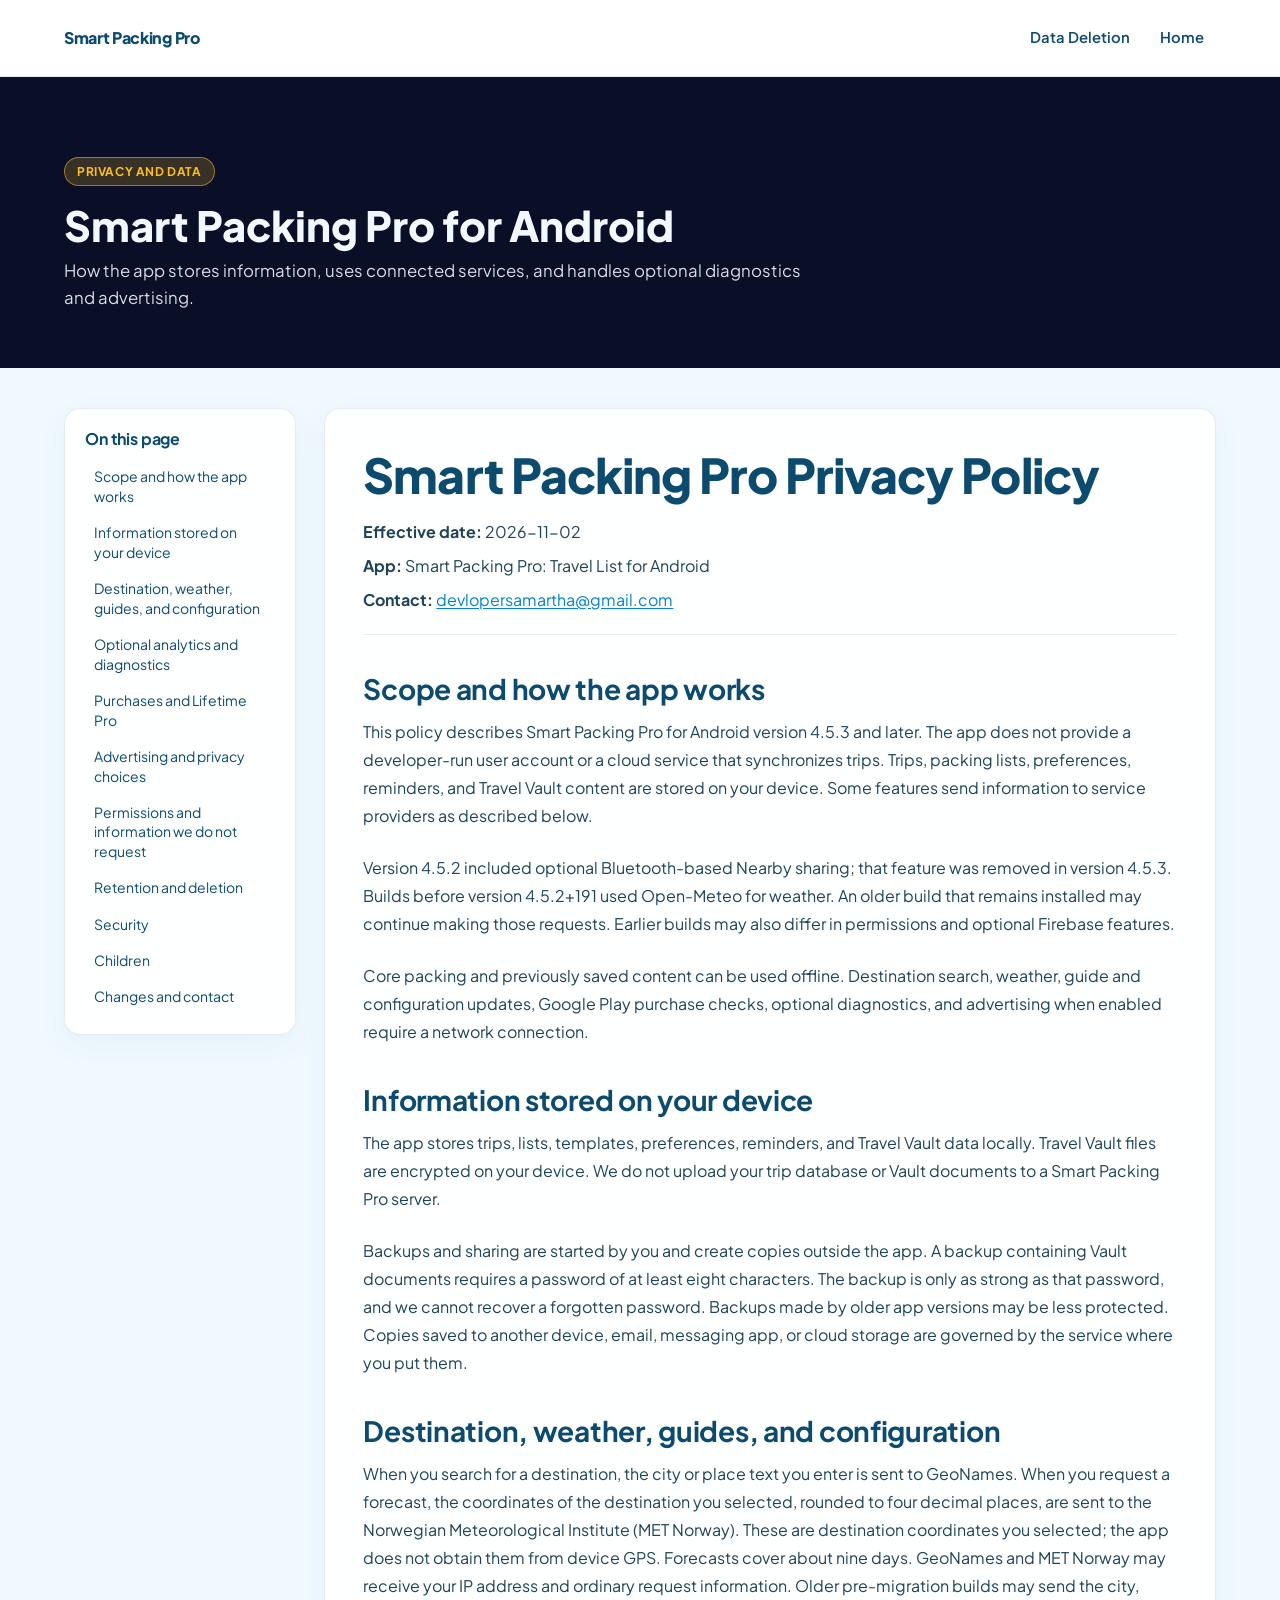
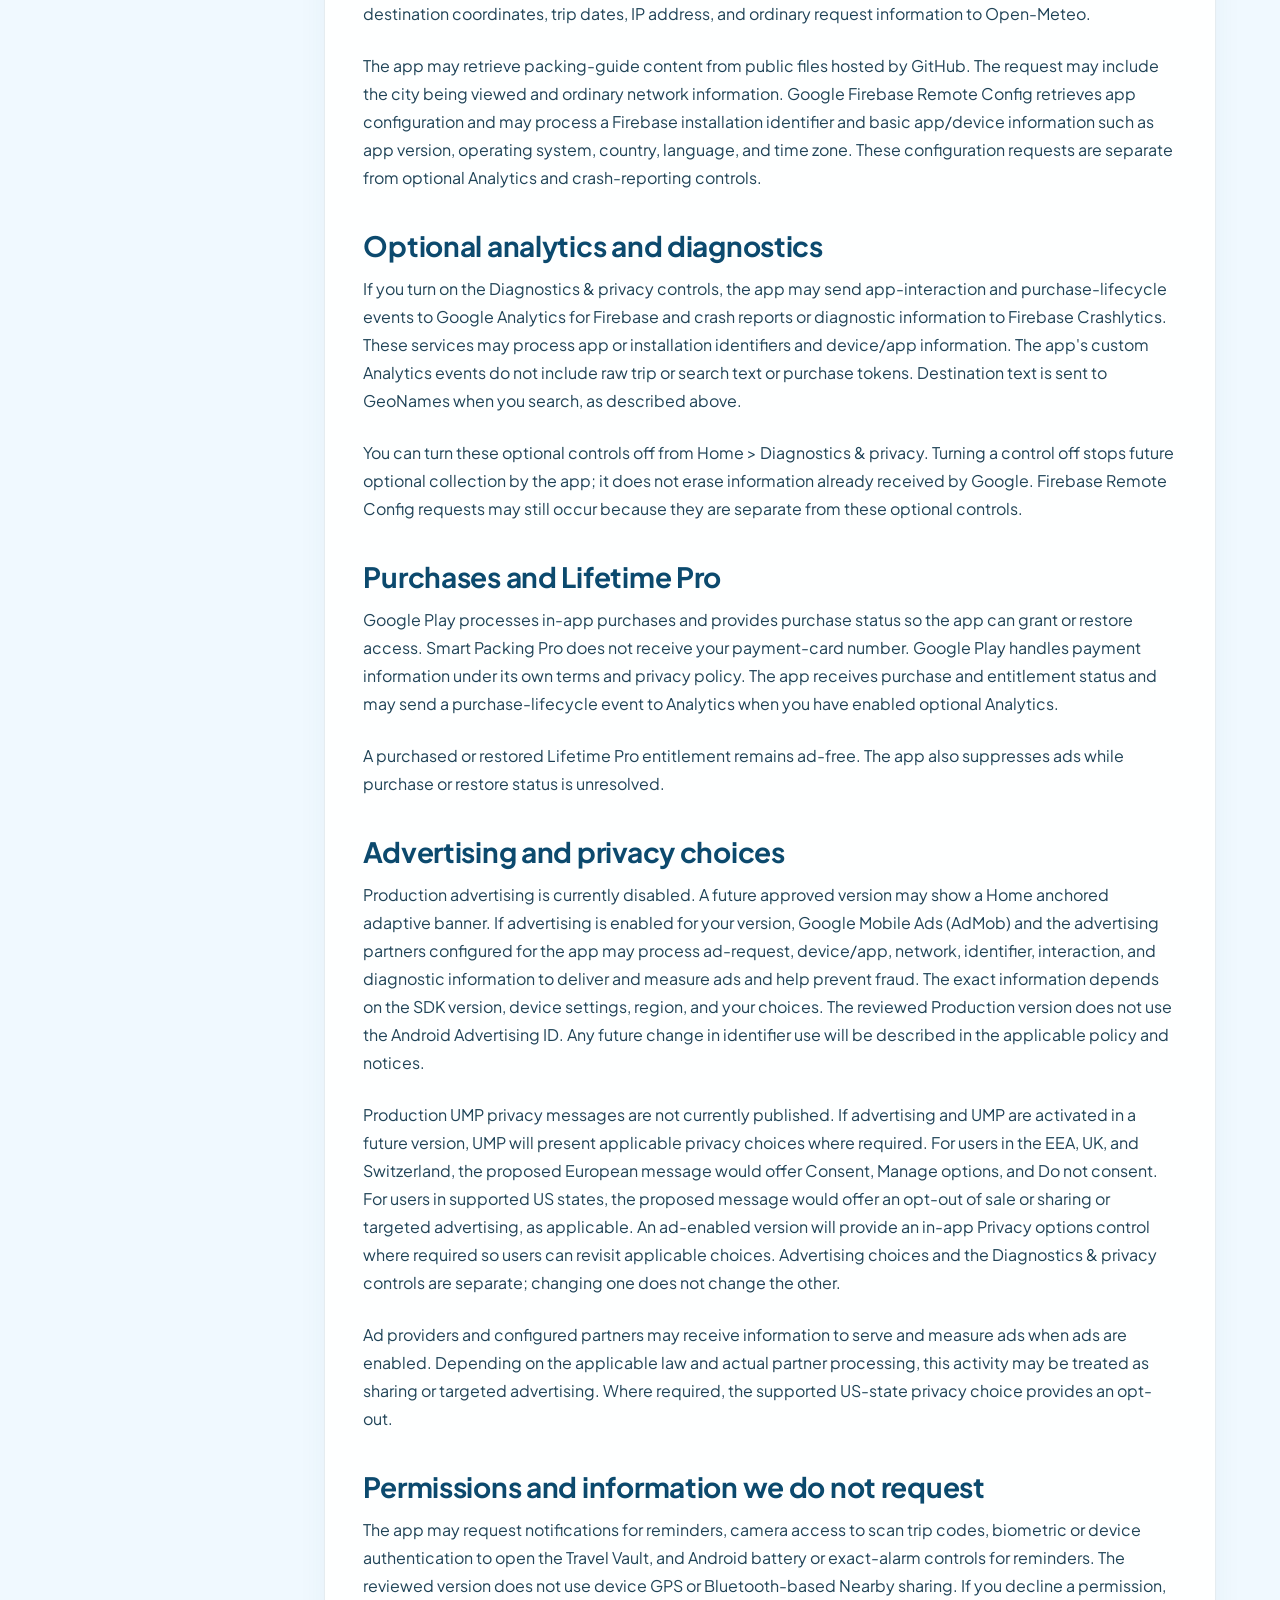
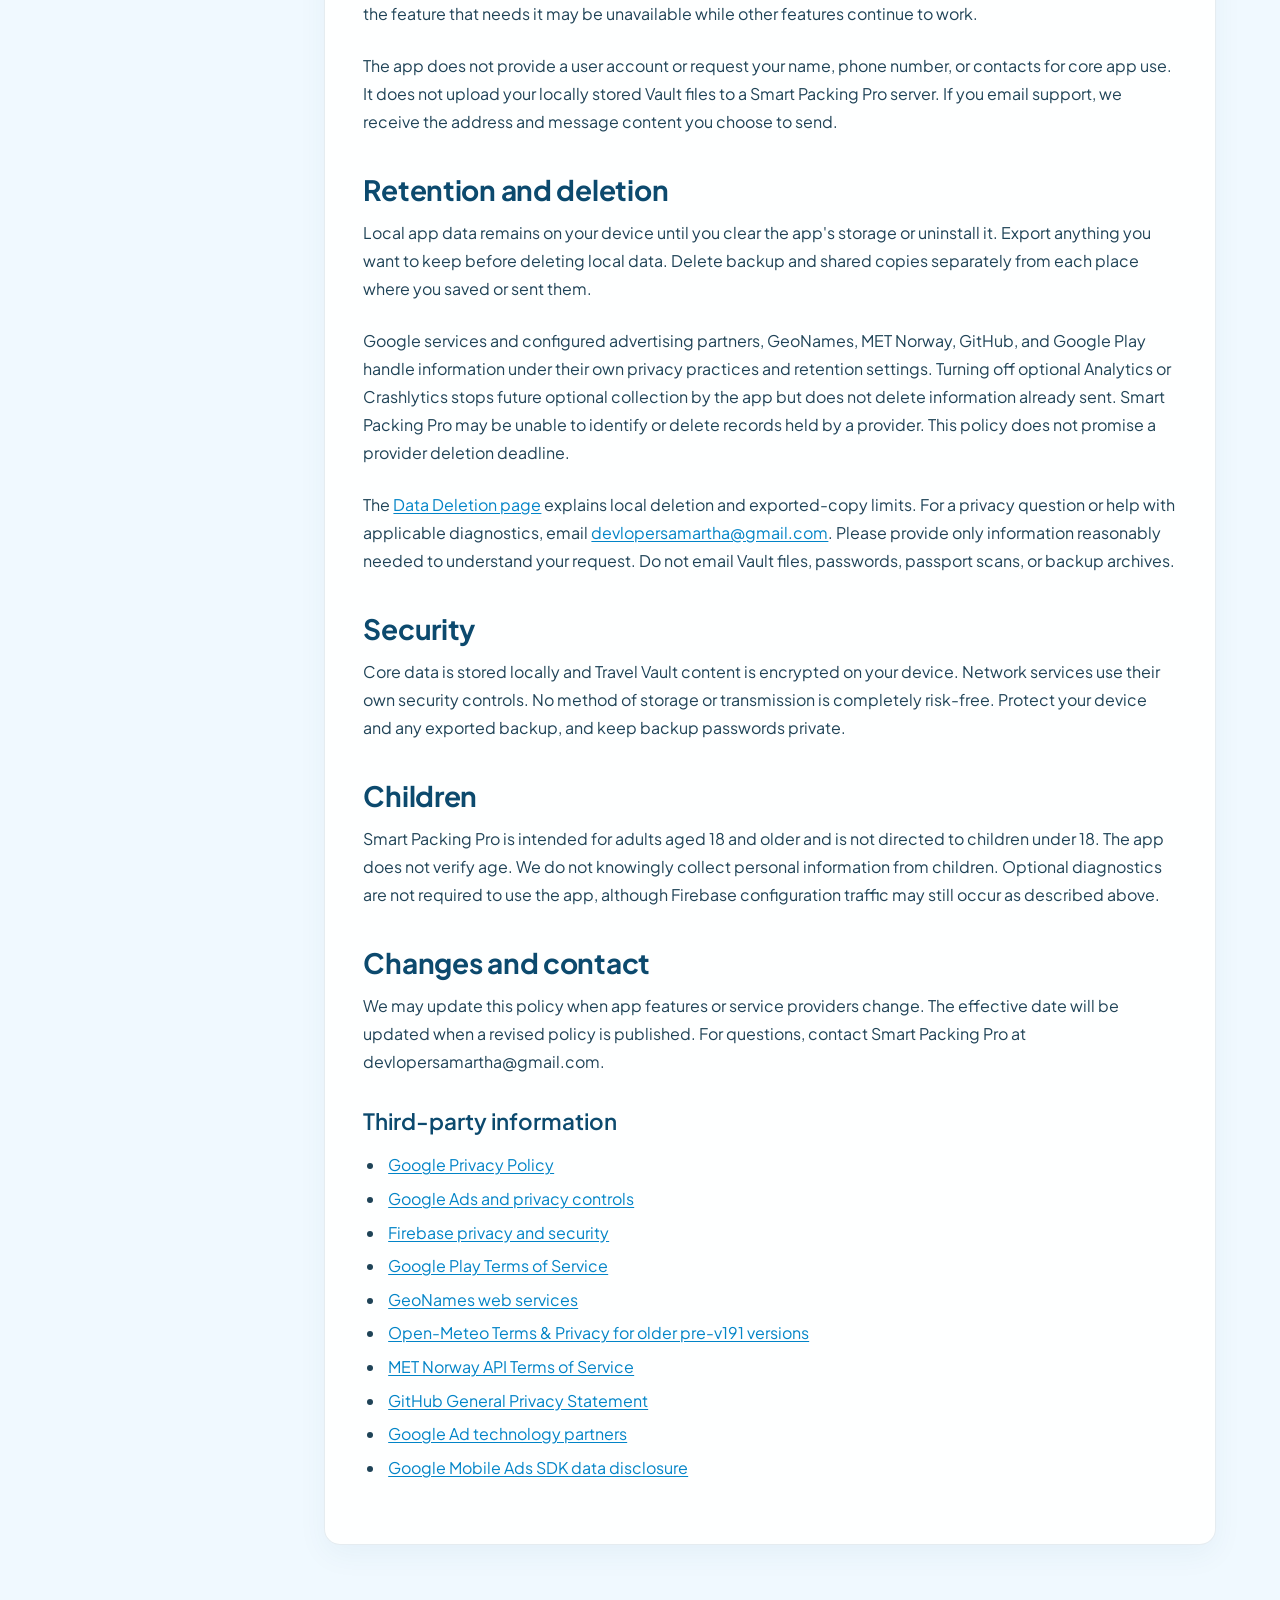
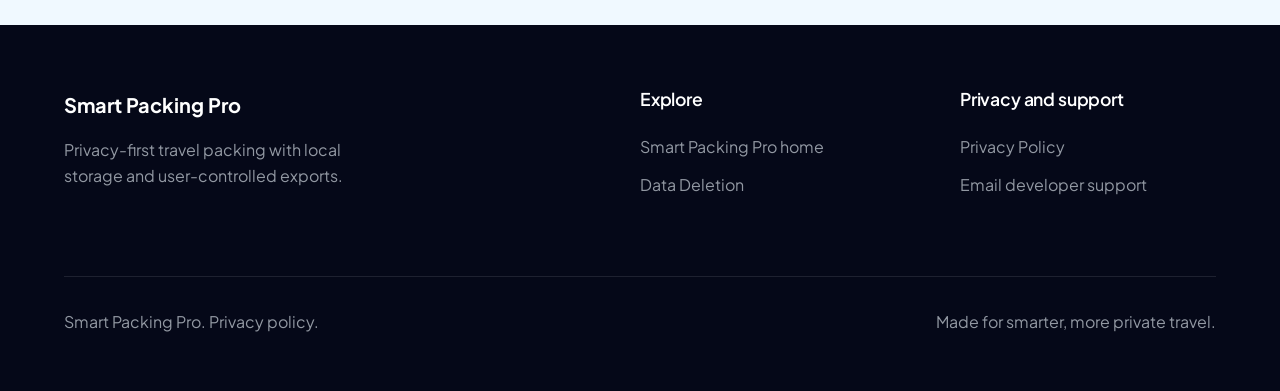
<file: privacy-policy/index.html>
<!DOCTYPE html>
<html lang="en">
<head>
  <meta charset="UTF-8">
  <meta name="viewport" content="width=device-width, initial-scale=1.0">
  <title>Privacy Policy | Smart Packing Pro</title>
  <meta name="description" content="Privacy policy for Smart Packing Pro on Android, including local storage, connected services, diagnostics, purchases, advertising, and your privacy choices.">
  <link rel="canonical" href="https://smartpackingpro.github.io/privacy-policy/">
  <meta name="referrer" content="strict-origin-when-cross-origin">
  <link rel="preconnect" href="https://fonts.googleapis.com">
  <link rel="preconnect" href="https://fonts.gstatic.com" crossorigin>
  <link href="https://fonts.googleapis.com/css2?family=Plus+Jakarta+Sans:wght@300;400;500;600;700;800&amp;display=swap" rel="stylesheet" crossorigin="anonymous">
  <link rel="stylesheet" href="../css/style.css">
</head>
<body>
  <a class="policy-skip-link" href="#main-content">Skip to privacy policy</a>

  <header class="policy-masthead">
    <div class="container policy-masthead-inner">
      <a class="policy-brand" href="/" aria-label="Smart Packing Pro home">Smart Packing Pro</a>
      <nav class="policy-site-nav" aria-label="Site navigation">
        <a href="/data-deletion/">Data Deletion</a>
        <a href="/">Home</a>
      </nav>
    </div>
  </header>

  <section class="section dark policy-hero" aria-label="Privacy policy introduction">
    <div class="container">
      <span class="badge badge-pro">Privacy and data</span>
      <p class="policy-hero-kicker">Smart Packing Pro for Android</p>
      <p class="policy-hero-summary">How the app stores information, uses connected services, and handles optional diagnostics and advertising.</p>
    </div>
  </section>

  <main id="main-content" class="policy-main">
    <div class="container">
      <div class="policy-layout">
        <nav class="policy-toc glass-card-light" aria-label="On this page">
          <h2>On this page</h2>
          <ul>
            <li><a href="#scope">Scope and how the app works</a></li>
            <li><a href="#local-storage">Information stored on your device</a></li>
            <li><a href="#network-services">Destination, weather, guides, and configuration</a></li>
            <li><a href="#analytics-diagnostics">Optional analytics and diagnostics</a></li>
            <li><a href="#purchases-pro">Purchases and Lifetime Pro</a></li>
            <li><a href="#advertising-consent">Advertising and privacy choices</a></li>
            <li><a href="#permissions">Permissions and information we do not request</a></li>
            <li><a href="#retention-deletion">Retention and deletion</a></li>
            <li><a href="#security">Security</a></li>
            <li><a href="#children">Children</a></li>
            <li><a href="#changes-contact">Changes and contact</a></li>
          </ul>
        </nav>

        <article id="policy-content" class="glass-card-light policy-content" aria-labelledby="policy-title">
          <h1 id="policy-title">Smart Packing Pro Privacy Policy</h1>
          <div class="policy-meta">
            <p><strong>Effective date:</strong> 2026-11-02</p>
            <p><strong>App:</strong> Smart Packing Pro: Travel List for Android</p>
            <p><strong>Contact:</strong> <a href="mailto:devlopersamartha@gmail.com">devlopersamartha@gmail.com</a></p>
          </div>

          <h2 id="scope">Scope and how the app works</h2>
          <p>This policy describes Smart Packing Pro for Android version 4.5.3 and later. The app does not provide a developer-run user account or a cloud service that synchronizes trips. Trips, packing lists, preferences, reminders, and Travel Vault content are stored on your device. Some features send information to service providers as described below.</p>
          <p>Version 4.5.2 included optional Bluetooth-based Nearby sharing; that feature was removed in version 4.5.3. Builds before version 4.5.2+191 used Open-Meteo for weather. An older build that remains installed may continue making those requests. Earlier builds may also differ in permissions and optional Firebase features.</p>
          <p>Core packing and previously saved content can be used offline. Destination search, weather, guide and configuration updates, Google Play purchase checks, optional diagnostics, and advertising when enabled require a network connection.</p>

          <h2 id="local-storage">Information stored on your device</h2>
          <p>The app stores trips, lists, templates, preferences, reminders, and Travel Vault data locally. Travel Vault files are encrypted on your device. We do not upload your trip database or Vault documents to a Smart Packing Pro server.</p>
          <p>Backups and sharing are started by you and create copies outside the app. A backup containing Vault documents requires a password of at least eight characters. The backup is only as strong as that password, and we cannot recover a forgotten password. Backups made by older app versions may be less protected. Copies saved to another device, email, messaging app, or cloud storage are governed by the service where you put them.</p>

          <h2 id="network-services">Destination, weather, guides, and configuration</h2>
          <p>When you search for a destination, the city or place text you enter is sent to GeoNames. When you request a forecast, the coordinates of the destination you selected, rounded to four decimal places, are sent to the Norwegian Meteorological Institute (MET Norway). These are destination coordinates you selected; the app does not obtain them from device GPS. Forecasts cover about nine days. GeoNames and MET Norway may receive your IP address and ordinary request information. Older pre-migration builds may send the city, destination coordinates, trip dates, IP address, and ordinary request information to Open-Meteo.</p>
          <p>The app may retrieve packing-guide content from public files hosted by GitHub. The request may include the city being viewed and ordinary network information. Google Firebase Remote Config retrieves app configuration and may process a Firebase installation identifier and basic app/device information such as app version, operating system, country, language, and time zone. These configuration requests are separate from optional Analytics and crash-reporting controls.</p>

          <h2 id="analytics-diagnostics">Optional analytics and diagnostics</h2>
          <p>If you turn on the Diagnostics &amp; privacy controls, the app may send app-interaction and purchase-lifecycle events to Google Analytics for Firebase and crash reports or diagnostic information to Firebase Crashlytics. These services may process app or installation identifiers and device/app information. The app's custom Analytics events do not include raw trip or search text or purchase tokens. Destination text is sent to GeoNames when you search, as described above.</p>
          <p>You can turn these optional controls off from Home &gt; Diagnostics &amp; privacy. Turning a control off stops future optional collection by the app; it does not erase information already received by Google. Firebase Remote Config requests may still occur because they are separate from these optional controls.</p>

          <h2 id="purchases-pro">Purchases and Lifetime Pro</h2>
          <p>Google Play processes in-app purchases and provides purchase status so the app can grant or restore access. Smart Packing Pro does not receive your payment-card number. Google Play handles payment information under its own terms and privacy policy. The app receives purchase and entitlement status and may send a purchase-lifecycle event to Analytics when you have enabled optional Analytics.</p>
          <p>A purchased or restored Lifetime Pro entitlement remains ad-free. The app also suppresses ads while purchase or restore status is unresolved.</p>

          <h2 id="advertising-consent">Advertising and privacy choices</h2>
          <p>Production advertising is currently disabled. A future approved version may show a Home anchored adaptive banner. If advertising is enabled for your version, Google Mobile Ads (AdMob) and the advertising partners configured for the app may process ad-request, device/app, network, identifier, interaction, and diagnostic information to deliver and measure ads and help prevent fraud. The exact information depends on the SDK version, device settings, region, and your choices. The reviewed Production version does not use the Android Advertising ID. Any future change in identifier use will be described in the applicable policy and notices.</p>
          <p>Production UMP privacy messages are not currently published. If advertising and UMP are activated in a future version, UMP will present applicable privacy choices where required. For users in the EEA, UK, and Switzerland, the proposed European message would offer Consent, Manage options, and Do not consent. For users in supported US states, the proposed message would offer an opt-out of sale or sharing or targeted advertising, as applicable. An ad-enabled version will provide an in-app Privacy options control where required so users can revisit applicable choices. Advertising choices and the Diagnostics &amp; privacy controls are separate; changing one does not change the other.</p>
          <p>Ad providers and configured partners may receive information to serve and measure ads when ads are enabled. Depending on the applicable law and actual partner processing, this activity may be treated as sharing or targeted advertising. Where required, the supported US-state privacy choice provides an opt-out.</p>

          <h2 id="permissions">Permissions and information we do not request</h2>
          <p>The app may request notifications for reminders, camera access to scan trip codes, biometric or device authentication to open the Travel Vault, and Android battery or exact-alarm controls for reminders. The reviewed version does not use device GPS or Bluetooth-based Nearby sharing. If you decline a permission, the feature that needs it may be unavailable while other features continue to work.</p>
          <p>The app does not provide a user account or request your name, phone number, or contacts for core app use. It does not upload your locally stored Vault files to a Smart Packing Pro server. If you email support, we receive the address and message content you choose to send.</p>

          <h2 id="retention-deletion">Retention and deletion</h2>
          <p>Local app data remains on your device until you clear the app's storage or uninstall it. Export anything you want to keep before deleting local data. Delete backup and shared copies separately from each place where you saved or sent them.</p>
          <p>Google services and configured advertising partners, GeoNames, MET Norway, GitHub, and Google Play handle information under their own privacy practices and retention settings. Turning off optional Analytics or Crashlytics stops future optional collection by the app but does not delete information already sent. Smart Packing Pro may be unable to identify or delete records held by a provider. This policy does not promise a provider deletion deadline.</p>
          <p>The <a href="https://smartpackingpro.github.io/data-deletion/">Data Deletion page</a> explains local deletion and exported-copy limits. For a privacy question or help with applicable diagnostics, email <a href="mailto:devlopersamartha@gmail.com">devlopersamartha@gmail.com</a>. Please provide only information reasonably needed to understand your request. Do not email Vault files, passwords, passport scans, or backup archives.</p>

          <h2 id="security">Security</h2>
          <p>Core data is stored locally and Travel Vault content is encrypted on your device. Network services use their own security controls. No method of storage or transmission is completely risk-free. Protect your device and any exported backup, and keep backup passwords private.</p>

          <h2 id="children">Children</h2>
          <p>Smart Packing Pro is intended for adults aged 18 and older and is not directed to children under 18. The app does not verify age. We do not knowingly collect personal information from children. Optional diagnostics are not required to use the app, although Firebase configuration traffic may still occur as described above.</p>

          <h2 id="changes-contact">Changes and contact</h2>
          <p>We may update this policy when app features or service providers change. The effective date will be updated when a revised policy is published. For questions, contact Smart Packing Pro at devlopersamartha@gmail.com.</p>
          <h3>Third-party information</h3>
          <ul>
            <li><a href="https://policies.google.com/privacy">Google Privacy Policy</a></li>
            <li><a href="https://policies.google.com/technologies/ads">Google Ads and privacy controls</a></li>
            <li><a href="https://firebase.google.com/support/privacy">Firebase privacy and security</a></li>
            <li><a href="https://play.google.com/about/play-terms/">Google Play Terms of Service</a></li>
            <li><a href="https://www.geonames.org/export/">GeoNames web services</a></li>
            <li><a href="https://open-meteo.com/en/terms">Open-Meteo Terms &amp; Privacy for older pre-v191 versions</a></li>
            <li><a href="https://api.met.no/doc/TermsOfService">MET Norway API Terms of Service</a></li>
            <li><a href="https://docs.github.com/en/site-policy/privacy-policies/github-general-privacy-statement">GitHub General Privacy Statement</a></li>
            <li><a href="https://support.google.com/admob/answer/9012903">Google Ad technology partners</a></li>
            <li><a href="https://developers.google.com/admob/android/privacy/play-data-disclosure">Google Mobile Ads SDK data disclosure</a></li>
          </ul>
        </article>
      </div>
    </div>
  </main>

  <footer class="footer">
    <div class="container">
      <div class="footer-grid">
        <div>
          <div class="footer-logo"><span>Smart Packing Pro</span></div>
          <p class="footer-desc">Privacy-first travel packing with local storage and user-controlled exports.</p>
        </div>
        <div>
          <h2 class="footer-title">Explore</h2>
          <div class="footer-links">
            <a href="/">Smart Packing Pro home</a>
            <a href="/data-deletion/">Data Deletion</a>
          </div>
        </div>
        <div>
          <h2 class="footer-title">Privacy and support</h2>
          <div class="footer-links">
            <a href="/privacy-policy/" aria-current="page">Privacy Policy</a>
            <a href="mailto:devlopersamartha@gmail.com">Email developer support</a>
          </div>
        </div>
      </div>
      <div class="footer-bottom">
        <p>Smart Packing Pro. Privacy policy.</p>
        <p>Made for smarter, more private travel.</p>
      </div>
    </div>
  </footer>
</body>
</html>
</file>
<file: css/style.css>
/* 
  ==========================================================================
  SMART PACKING PRO - Landing Page Styles
  ==========================================================================
  Pattern: App Store Style Landing + Scroll-Triggered Storytelling hybrid
  Style: Motion-Driven + Glassmorphism (dark hero, light body sections)
*/

/* ==========================================================================
   CSS Variables (Design Tokens)
   ========================================================================== */
:root {
  /* Colors */
  --primary: #0EA5E9;
  --primary-dark: #0284C7;
  --accent: #F97316;
  --accent-gold: #FBBF24;
  --bg-hero: #0A0E27;
  --bg-section: #F0F9FF;
  --bg-card: rgba(255, 255, 255, 0.08);
  --bg-card-light: rgba(255, 255, 255, 0.9);
  --text-primary: #0C4A6E;
  --text-on-dark: #F0F9FF;
  --text-muted: #475569;
  --border-glass: rgba(255, 255, 255, 0.15);
  --border-glass-light: rgba(12, 74, 110, 0.1);
  --green-success: #22C55E;

  /* Typography */
  --font-family: 'Plus Jakarta Sans', sans-serif;
  --text-hero: clamp(2.5rem, 6vw, 4.5rem);
  --text-h2: clamp(1.8rem, 4vw, 2.8rem);
  --text-h3: clamp(1.1rem, 2vw, 1.4rem);
  --text-body: 1rem;
  --text-small: 0.875rem;

  /* Spacing & Layout */
  --container-max-width: 1200px;
  --section-padding: 5rem 1.5rem;
  --nav-height: 80px;

  /* Transitions */
  --transition-fast: 150ms ease;
  --transition-normal: 300ms ease;
  --transition-slow: 500ms ease;
}

/* ==========================================================================
   Reset & Base Styles
   ========================================================================== */
* {
  margin: 0;
  padding: 0;
  box-sizing: border-box;
}

html {
  scroll-behavior: smooth;
  font-family: var(--font-family);
  color: var(--text-primary);
  background-color: var(--bg-section);
  line-height: 1.6;
  /* Prevent horizontal overflow on mobile from creating scroll confusion */
  overflow-x: hidden;
}

body {
  overflow-x: hidden;
  /* Prevent mobile browsers rubber-band / snap-back behaviour */
  overscroll-behavior-x: none;
  -webkit-user-select: none;
  -moz-user-select: none;
  user-select: none;
}

p, h1, h2, h3, h4, a, li, span {
  -webkit-user-select: text;
  -moz-user-select: text;
  user-select: text;
}

a {
  text-decoration: none;
  color: inherit;
  transition: color var(--transition-normal);
  pointer-events: auto;
}

ul {
  list-style: none;
}

img {
  max-width: 100%;
  height: auto;
  display: block;
  -webkit-user-drag: none;
  user-drag: none;
  -webkit-user-select: none;
  user-select: none;
  pointer-events: none;
}

.logo,
.play-store-badge,
.footer-logo {
  pointer-events: auto;
}

.logo img,
.play-store-badge img,
.footer-logo img {
  pointer-events: auto;
}

button {
  cursor: pointer;
  font-family: inherit;
  border: none;
  background: none;
}

/* ==========================================================================
   Typography
   ========================================================================== */
h1 {
  font-size: var(--text-hero);
  font-weight: 800;
  line-height: 1.1;
  margin-bottom: 1.5rem;
  letter-spacing: -0.02em;
}

h2 {
  font-size: var(--text-h2);
  font-weight: 700;
  line-height: 1.2;
  margin-bottom: 1rem;
  letter-spacing: -0.01em;
}

h3 {
  font-size: var(--text-h3);
  font-weight: 600;
  margin-bottom: 0.75rem;
}

p {
  font-size: var(--text-body);
  margin-bottom: 1.5rem;
}

.text-center { text-align: center; }
.text-muted { color: var(--text-muted); }
.text-gold { color: var(--accent-gold); }

/* ==========================================================================
   Layout & Components
   ========================================================================== */
.container {
  max-width: var(--container-max-width);
  margin: 0 auto;
  padding: 0 1.5rem;
}

.section {
  padding: var(--section-padding);
}

.section.dark {
  background-color: var(--bg-hero);
  color: var(--text-on-dark);
}

/* Buttons */
.btn {
  display: inline-flex;
  align-items: center;
  justify-content: center;
  gap: 0.5rem;
  padding: 0.875rem 1.75rem;
  border-radius: 50px;
  font-weight: 600;
  font-size: 1rem;
  transition: transform var(--transition-fast), box-shadow var(--transition-fast), background-color var(--transition-fast);
}

.btn:hover {
  transform: translateY(-2px);
}

.btn-primary {
  background-color: var(--primary);
  color: #fff;
  box-shadow: 0 4px 15px rgba(14, 165, 233, 0.3);
}

.btn-primary:hover {
  background-color: var(--primary-dark);
  box-shadow: 0 6px 20px rgba(14, 165, 233, 0.4);
}

.btn-accent {
  background-color: var(--accent);
  color: #fff;
  box-shadow: 0 4px 15px rgba(249, 115, 22, 0.3);
}

.btn-accent:hover {
  background-color: #EA580C;
  box-shadow: 0 6px 20px rgba(249, 115, 22, 0.4);
}

.btn-outline {
  background-color: transparent;
  border: 2px solid rgba(255,255,255,0.2);
  color: var(--text-on-dark);
}

.btn-outline:hover {
  border-color: var(--primary);
  background-color: rgba(14, 165, 233, 0.1);
}

.play-store-badge {
  display: inline-block;
  transition: transform var(--transition-fast);
}

.play-store-badge:hover {
  transform: scale(1.05);
}

.play-store-badge img {
  height: 60px;
  border-radius: 14px;
  border: 2px solid rgba(255, 255, 255, 0.15);
  box-shadow: 0 4px 15px rgba(0, 0, 0, 0.3);
  object-fit: cover;
  background-color: #0A0E27;
}

.gradient-text {
  background: linear-gradient(135deg, #0EA5E9 0%, #F97316 100%);
  -webkit-background-clip: text;
  -webkit-text-fill-color: transparent;
  background-clip: text;
  display: inline-block;
}

/* Badges */
.badge {
  display: inline-block;
  padding: 0.25rem 0.75rem;
  border-radius: 50px;
  font-size: 0.75rem;
  font-weight: 700;
  text-transform: uppercase;
  letter-spacing: 0.05em;
  margin-bottom: 1rem;
}

.badge-pro {
  background-color: rgba(251, 191, 36, 0.2);
  color: var(--accent-gold);
  border: 1px solid rgba(251, 191, 36, 0.5);
}

/* Glassmorphism Cards */
.glass-card {
  background: var(--bg-card);
  backdrop-filter: blur(16px);
  -webkit-backdrop-filter: blur(16px);
  border: 1px solid var(--border-glass);
  border-radius: 16px;
  padding: 2rem;
  transition: transform var(--transition-normal), box-shadow var(--transition-normal), border-color var(--transition-normal);
}

.glass-card:hover {
  border-color: rgba(14, 165, 233, 0.4);
}

.glass-card-light {
  background: var(--bg-card-light);
  backdrop-filter: blur(16px);
  -webkit-backdrop-filter: blur(16px);
  border: 1px solid var(--border-glass-light);
  border-radius: 16px;
  padding: 2rem;
  box-shadow: 0 10px 30px rgba(12, 74, 110, 0.05);
  transition: transform var(--transition-normal), box-shadow var(--transition-normal);
}

.hover-lift:hover {
  transform: translateY(-8px);
  box-shadow: 0 20px 40px rgba(0, 0, 0, 0.2);
}

.glass-card-light.hover-lift:hover {
  box-shadow: 0 20px 40px rgba(14, 165, 233, 0.15);
}

/* ==========================================================================
   Navigation
   ========================================================================== */
.navbar {
  position: fixed;
  top: 0;
  left: 0;
  width: 100%;
  height: var(--nav-height);
  z-index: 1000;
  transition: all var(--transition-normal);
}

.navbar.scrolled {
  background: rgba(10, 14, 39, 0.85);
  backdrop-filter: blur(12px);
  -webkit-backdrop-filter: blur(12px);
  border-bottom: 1px solid var(--border-glass);
}

.nav-container {
  display: flex;
  justify-content: space-between;
  align-items: center;
  height: 100%;
}

.logo {
  display: flex;
  align-items: center;
  gap: 0.75rem;
  font-weight: 700;
  font-size: 1.25rem;
  color: var(--text-on-dark);
}

.logo img {
  height: 36px;
  border-radius: 10px;
  border: 2px solid rgba(255, 255, 255, 0.15);
  box-shadow: 0 2px 10px rgba(0, 0, 0, 0.3);
  object-fit: cover;
}

.nav-links {
  display: flex;
  gap: 2rem;
  align-items: center;
}

.nav-links a {
  color: rgba(240, 249, 255, 0.8);
  font-weight: 500;
  font-size: 0.95rem;
}

.nav-links a:hover {
  color: #fff;
}

.mobile-menu-btn {
  display: none;
  color: var(--text-on-dark);
  font-size: 1.5rem;
  padding: 0.25rem;
  border-radius: 8px;
  transition: background var(--transition-fast);
  z-index: 1010;
  position: relative;
}

.mobile-menu-btn:hover {
  background: rgba(255, 255, 255, 0.1);
}

/* ── Mobile menu: open state ── */
@media (max-width: 768px) {
  /* Expand navbar height to accommodate dropdown */
  .navbar.menu-open {
    background: rgba(10, 14, 39, 0.97);
    backdrop-filter: blur(20px);
    -webkit-backdrop-filter: blur(20px);
    height: auto;
  }

  /* Show the nav links panel as a stacked dropdown */
  .navbar.menu-open .nav-links {
    display: flex !important;
    flex-direction: column;
    align-items: flex-start;
    gap: 0;
    width: 100%;
    padding: 0.5rem 1.5rem 1rem;
    border-top: 1px solid rgba(255, 255, 255, 0.08);
    animation: menuSlideDown 0.25s ease forwards;
  }

  .navbar.menu-open .nav-links li {
    width: 100%;
  }

  .navbar.menu-open .nav-links a {
    display: block;
    padding: 0.85rem 0;
    font-size: 1.1rem;
    font-weight: 600;
    color: rgba(240, 249, 255, 0.9);
    border-bottom: 1px solid rgba(255, 255, 255, 0.06);
    width: 100%;
  }

  .navbar.menu-open .nav-links li:last-child a {
    border-bottom: none;
  }

  .navbar.menu-open .nav-links a:hover {
    color: var(--primary);
    padding-left: 0.5rem;
    transition: all 0.15s ease;
  }

  /* Show CTA button in mobile menu */
  .navbar.menu-open .nav-cta {
    display: block !important;
    padding: 0.75rem 1.5rem 1.25rem;
    width: 100%;
  }

  .navbar.menu-open .nav-cta .btn {
    width: 100%;
    justify-content: center;
  }

  /* Slide-down animation */
  @keyframes menuSlideDown {
    from { opacity: 0; transform: translateY(-8px); }
    to   { opacity: 1; transform: translateY(0); }
  }

  /* nav-container must be flex-wrap to allow links panel below */
  .navbar.menu-open .nav-container {
    flex-wrap: wrap;
    height: auto;
    align-items: center;
    padding-top: 0;
  }
}

/* ==========================================================================
   Hero Section (S1)
   ========================================================================== */
.hero-section {
  position: relative;
  min-height: 100vh;
  display: flex;
  align-items: center;
  padding-top: var(--nav-height);
  overflow: hidden;
}

/* ===== Aurora Borealis Background Effect ===== */
.hero-bg {
  position: absolute;
  top: 0;
  left: 0;
  width: 100%;
  height: 100%;
  z-index: 0;
  overflow: hidden;
  /* contain: layout+style ensures aurora bands CANNOT create
     overflow outside this box — critical for mobile scroll fix */
  contain: layout style;
  /* Deep vignette base so edges stay dark */
  background:
    radial-gradient(ellipse at 50% 110%, rgba(14, 165, 233, 0.08) 0%, transparent 60%),
    radial-gradient(ellipse at 0% 100%, rgba(6, 182, 212, 0.06) 0%, transparent 50%);
}

/* Aurora band base */
.aurora-band {
  position: absolute;
  left: -30%;
  width: 160%;
  pointer-events: none;
  will-change: transform, opacity;
  border-radius: 50%;
  mix-blend-mode: screen;
  filter: blur(60px);
}

/* Band 1 — Teal / Cyan, sweeps from lower-left */
.aurora-1 {
  top: 5%;
  height: 260px;
  background: linear-gradient(
    105deg,
    transparent 0%,
    rgba(6, 182, 212, 0.0) 20%,
    rgba(6, 182, 212, 0.28) 40%,
    rgba(20, 184, 166, 0.22) 55%,
    rgba(6, 182, 212, 0.0) 75%,
    transparent 100%
  );
  animation: aurora-drift-1 18s ease-in-out infinite;
  animation-delay: 0s;
}

/* Band 2 — Emerald / Green, wider & slower */
.aurora-2 {
  top: 22%;
  height: 300px;
  background: linear-gradient(
    100deg,
    transparent 0%,
    rgba(16, 185, 129, 0.0) 15%,
    rgba(16, 185, 129, 0.20) 38%,
    rgba(52, 211, 153, 0.16) 58%,
    rgba(16, 185, 129, 0.0) 78%,
    transparent 100%
  );
  animation: aurora-drift-2 24s ease-in-out infinite;
  animation-delay: -6s;
}

/* Band 3 — Indigo / Purple, narrower, fast */
.aurora-3 {
  top: 40%;
  height: 200px;
  background: linear-gradient(
    108deg,
    transparent 0%,
    rgba(99, 102, 241, 0.0) 20%,
    rgba(139, 92, 246, 0.22) 42%,
    rgba(167, 139, 250, 0.15) 60%,
    rgba(99, 102, 241, 0.0) 78%,
    transparent 100%
  );
  animation: aurora-drift-3 14s ease-in-out infinite;
  animation-delay: -3s;
}

/* Band 4 — Blue accent, thin shimmer at top */
.aurora-4 {
  top: -2%;
  height: 180px;
  background: linear-gradient(
    95deg,
    transparent 0%,
    rgba(14, 165, 233, 0.0) 25%,
    rgba(56, 189, 248, 0.18) 48%,
    rgba(14, 165, 233, 0.12) 62%,
    rgba(14, 165, 233, 0.0) 80%,
    transparent 100%
  );
  animation: aurora-drift-4 20s ease-in-out infinite;
  animation-delay: -10s;
}

/* Keyframes — each band shifts horizontally + vertically with slight scale */
@keyframes aurora-drift-1 {
  0%   { transform: translateX(0%)   translateY(0px)  scaleY(1);   opacity: 0.85; }
  30%  { transform: translateX(8%)   translateY(18px) scaleY(1.06); opacity: 1; }
  60%  { transform: translateX(-5%)  translateY(-8px) scaleY(0.95); opacity: 0.7; }
  100% { transform: translateX(0%)   translateY(0px)  scaleY(1);   opacity: 0.85; }
}
@keyframes aurora-drift-2 {
  0%   { transform: translateX(0%)   translateY(0px)  scaleY(1);   opacity: 0.6; }
  25%  { transform: translateX(-10%) translateY(24px) scaleY(1.08); opacity: 0.9; }
  55%  { transform: translateX(6%)   translateY(-12px) scaleY(0.94); opacity: 0.65; }
  100% { transform: translateX(0%)   translateY(0px)  scaleY(1);   opacity: 0.6; }
}
@keyframes aurora-drift-3 {
  0%   { transform: translateX(0%)   translateY(0px)  scaleY(1);   opacity: 0.75; }
  40%  { transform: translateX(12%)  translateY(10px) scaleY(1.1);  opacity: 1; }
  70%  { transform: translateX(-8%)  translateY(-18px) scaleY(0.9); opacity: 0.55; }
  100% { transform: translateX(0%)   translateY(0px)  scaleY(1);   opacity: 0.75; }
}
@keyframes aurora-drift-4 {
  0%   { transform: translateX(0%)   translateY(0px)  scaleY(1);   opacity: 0.7; }
  35%  { transform: translateX(-6%)  translateY(14px) scaleY(1.05); opacity: 0.95; }
  65%  { transform: translateX(9%)   translateY(-6px) scaleY(0.96); opacity: 0.6; }
  100% { transform: translateX(0%)   translateY(0px)  scaleY(1);   opacity: 0.7; }
}

/* Reduced motion: freeze aurora */
@media (prefers-reduced-motion: reduce) {
  .aurora-band {
    animation: none !important;
  }
}

.hero-container {
  position: relative;
  z-index: 1;
  display: grid;
  grid-template-columns: 1fr 1fr;
  gap: 4rem;
  align-items: center;
}

.hero-content {
  max-width: 600px;
}

.hero-subtitle {
  font-size: 1.25rem;
  color: rgba(240, 249, 255, 0.8);
  margin-bottom: 2.5rem;
}

.hero-ctas {
  display: flex;
  flex-direction: column;
  gap: 1rem;
  align-items: flex-start;
}

.hero-cta-buttons {
  display: flex;
  gap: 1rem;
  align-items: center;
  flex-wrap: wrap;
}

.hero-visual {
  position: relative;
  display: flex;
  justify-content: center;
  align-items: center;
}

.phone-mockup {
  position: relative;
  width: 300px;
  border-radius: 40px;
  border: 8px solid #1a1f3c;
  box-shadow: 0 25px 50px -12px rgba(0, 0, 0, 0.5);
  overflow: hidden;
  z-index: 2;
  background: #000;
}

/* Float Animation */
@keyframes float { 0%,100%{transform:translateY(0)} 50%{transform:translateY(-12px)} }
.float-device { animation: float 4s ease-in-out infinite; }




/* WOW Effect: Pulse */
@keyframes pulse-glow {
  0% { box-shadow: 0 0 0 0 rgba(14, 165, 233, 0.4); }
  70% { box-shadow: 0 0 0 15px rgba(14, 165, 233, 0); }
  100% { box-shadow: 0 0 0 0 rgba(14, 165, 233, 0); }
}
.btn-pulse {
  animation: pulse-glow 2s infinite;
}

/* ==========================================================================
   Trust Bar (S2)
   ========================================================================== */
.trust-bar {
  background-color: #fff;
  border-bottom: 1px solid rgba(12, 74, 110, 0.05);
  padding: 2rem 0;
}

.trust-grid {
  display: grid;
  grid-template-columns: repeat(4, 1fr);
  gap: 2rem;
  text-align: center;
}

.trust-item {
  display: flex;
  flex-direction: column;
  align-items: center;
  gap: 0.5rem;
}

.trust-icon {
  font-size: 1.5rem;
  color: var(--primary);
}

.trust-title {
  font-weight: 700;
  color: var(--text-primary);
  font-size: 1.125rem;
}

.trust-desc {
  font-size: 0.875rem;
  color: var(--text-muted);
  margin: 0;
}

/* ==========================================================================
   Problem -> Solution (S3)
   ========================================================================== */
.split-section {
  display: grid;
  grid-template-columns: 1fr 1fr;
  gap: 4rem;
  align-items: center;
}

.checklist {
  margin-top: 2rem;
}

.checklist-item {
  display: flex;
  align-items: flex-start;
  gap: 1rem;
  margin-bottom: 1.5rem;
}

.checklist-icon {
  display: flex;
  align-items: center;
  justify-content: center;
  width: 32px;
  height: 32px;
  border-radius: 50%;
  flex-shrink: 0;
}

.checklist-icon.bad {
  background-color: rgba(239, 68, 68, 0.1);
  color: #EF4444;
}

.checklist-icon.good {
  background-color: rgba(34, 197, 94, 0.1);
  color: var(--green-success);
}

.mockup-wrapper {
  position: relative;
  padding: 2rem;
}

.mockup-wrapper::before {
  content: '';
  position: absolute;
  top: 50%;
  left: 50%;
  transform: translate(-50%, -50%);
  width: 100%;
  height: 100%;
  background: radial-gradient(circle, rgba(14, 165, 233, 0.1) 0%, transparent 70%);
  z-index: -1;
}

/* ==========================================================================
   Features Bento (S4)
   ========================================================================== */
.bento-grid {
  display: grid;
  grid-template-columns: repeat(3, 1fr);
  gap: 2rem;
  margin-top: 4rem;
}

.bento-card {
  display: flex;
  flex-direction: column;
  height: 100%;
  overflow: hidden;
  padding: 0;
}

.bento-content {
  padding: 2rem;
  flex-grow: 1;
}

.bento-icon {
  display: inline-flex;
  padding: 0.75rem;
  background: rgba(14, 165, 233, 0.1);
  color: var(--primary);
  border-radius: 12px;
  margin-bottom: 1.5rem;
}

.bento-image {
  margin-top: auto;
  border-top: 1px solid var(--border-glass);
  background: #111827;
  padding-top: 1.5rem;
  display: flex;
  justify-content: center;
  border-radius: 0 0 16px 16px;
}

.bento-image img {
  width: 70%;
  border-radius: 16px 16px 0 0;
  box-shadow: 0 -5px 15px rgba(0,0,0,0.3);
}

/* ==========================================================================
   Trip Genius AI Spotlight (S5)
   ========================================================================== */
.trip-genius-section {
  position: relative;
  overflow: hidden;
}

.trip-genius-section::before {
  content: '';
  position: absolute;
  top: 0;
  right: 0;
  width: 50%;
  height: 100%;
  background: radial-gradient(ellipse at center, rgba(14, 165, 233, 0.15) 0%, transparent 70%);
}

.stack-mockup {
  position: relative;
  height: 600px;
  display: flex;
  justify-content: center;
  align-items: center;
}

.stack-mockup .phone-mockup {
  position: absolute;
  transition: transform var(--transition-normal);
}

.stack-mockup .phone-1 {
  transform: translateX(-60px) scale(0.9) rotate(-5deg);
  z-index: 1;
  opacity: 0.7;
}

.stack-mockup .phone-2 {
  transform: translateX(60px) scale(0.9) rotate(5deg);
  z-index: 1;
  opacity: 0.7;
}

.stack-mockup .phone-3 {
  z-index: 2;
  box-shadow: 0 30px 60px rgba(0,0,0,0.6);
}

.stack-mockup:hover .phone-1 { transform: translateX(-90px) scale(0.9) rotate(-8deg); opacity: 0.9; }
.stack-mockup:hover .phone-2 { transform: translateX(90px) scale(0.9) rotate(8deg); opacity: 0.9; }
.stack-mockup:hover .phone-3 { transform: translateY(-10px); }

/* ==========================================================================
   Screenshot Carousel (S6)
   ========================================================================== */
.carousel-container {
  margin-top: 3rem;
  position: relative;
  width: 100%;
  padding: 2rem 0;
  overflow: hidden;
}

.carousel-track {
  display: flex;
  gap: 2rem;
  padding: 1rem 2rem 2rem 2rem;
  overflow-x: auto;
  scroll-snap-type: x mandatory;
  scrollbar-width: none; /* Firefox */
  -ms-overflow-style: none; /* IE/Edge */
}

.carousel-track::-webkit-scrollbar {
  display: none; /* Chrome/Safari */
}

.carousel-slide {
  width: 260px;
  flex-shrink: 0;
  scroll-snap-align: center;
  transition: transform var(--transition-normal);
}

.carousel-slide:hover {
  transform: scale(1.05);
}

.carousel-slide .phone-mockup {
  width: 100%;
  border-width: 6px;
  border-radius: 30px;
}

.carousel-caption {
  text-align: center;
  margin-top: 1rem;
  font-weight: 600;
  font-size: 0.9rem;
  color: var(--text-primary);
}

/* ==========================================================================
   Security / Privacy (S7)
   ========================================================================== */
.security-grid {
  display: grid;
  grid-template-columns: repeat(3, 1fr);
  gap: 2rem;
  margin-top: 3rem;
}

.security-feature {
  text-align: center;
  padding: 2rem;
}

.security-icon {
  width: 64px;
  height: 64px;
  background: rgba(34, 197, 94, 0.1);
  color: var(--green-success);
  border-radius: 50%;
  display: flex;
  align-items: center;
  justify-content: center;
  margin: 0 auto 1.5rem;
}

.security-icon svg {
  width: 32px;
  height: 32px;
}

.security-images {
  display: flex;
  justify-content: center;
  gap: -40px; /* Overlap */
  margin-top: 4rem;
}

.security-images .phone-mockup {
  width: 250px;
  border-width: 6px;
}

.security-images .phone-mockup:first-child {
  transform: rotate(-5deg) translateY(20px);
  z-index: 1;
}

.security-images .phone-mockup:last-child {
  transform: rotate(5deg);
  z-index: 2;
}

/* ==========================================================================
   Pricing (S8)
   ========================================================================== */
.pricing-grid {
  display: grid;
  grid-template-columns: 1fr 1fr;
  gap: 2rem;
  max-width: 900px;
  margin: 4rem auto 0;
}

.pricing-card {
  display: flex;
  flex-direction: column;
}

.pricing-header {
  text-align: center;
  padding-bottom: 2rem;
  border-bottom: 1px solid var(--border-glass-light);
  margin-bottom: 2rem;
}

.price-title {
  font-size: 1.25rem;
  font-weight: 700;
  color: var(--text-muted);
  text-transform: uppercase;
  letter-spacing: 0.05em;
  margin-bottom: 1rem;
}

.price-amount {
  font-size: 3rem;
  font-weight: 800;
  color: var(--text-primary);
  line-height: 1;
}

.price-amount span {
  font-size: 1.25rem;
  color: var(--text-muted);
  font-weight: 500;
}

.pricing-card.pro {
  border: 2px solid var(--primary);
  position: relative;
  background: linear-gradient(135deg, rgba(255,255,255,0.95) 0%, rgba(240,249,255,0.95) 100%);
  box-shadow: 0 15px 35px rgba(14, 165, 233, 0.15);
  transform: scale(1.02);
}

/* WOW Effect: Shiny Sweep on Pro Card */
.pricing-card.pro::after {
  content: '';
  position: absolute;
  top: 0; left: -100%; width: 50%; height: 100%;
  background: linear-gradient(to right, rgba(255,255,255,0) 0%, rgba(255,255,255,0.8) 50%, rgba(255,255,255,0) 100%);
  transform: skewX(-20deg);
  animation: shine 4s infinite;
  pointer-events: none;
}

@keyframes shine {
  0% { left: -100%; }
  20% { left: 200%; }
  100% { left: 200%; }
}

.pricing-card.pro .price-title {
  color: var(--primary);
}

.popular-badge {
  position: absolute;
  top: -12px;
  left: 50%;
  transform: translateX(-50%);
  background: var(--primary);
  color: #fff;
  padding: 0.25rem 1rem;
  border-radius: 20px;
  font-size: 0.75rem;
  font-weight: 700;
  text-transform: uppercase;
  letter-spacing: 0.05em;
}

.pricing-features {
  flex-grow: 1;
  margin-bottom: 2rem;
}

.pricing-feature {
  display: flex;
  align-items: center;
  gap: 1rem;
  margin-bottom: 1rem;
}

.pricing-feature svg {
  color: var(--green-success);
  flex-shrink: 0;
}

.pricing-feature.disabled {
  color: var(--text-muted);
}
.pricing-feature.disabled svg {
  color: var(--text-muted);
}

.pricing-card .btn {
  width: 100%;
}

/* ==========================================================================
   Referral (S9)
   ========================================================================== */
.referral-steps {
  display: grid;
  grid-template-columns: repeat(3, 1fr);
  gap: 2rem;
  margin-top: 3rem;
}

.step-card {
  text-align: center;
}

.step-number {
  width: 48px;
  height: 48px;
  background: rgba(249, 115, 22, 0.1);
  color: var(--accent);
  border-radius: 50%;
  display: flex;
  align-items: center;
  justify-content: center;
  font-size: 1.5rem;
  font-weight: 800;
  margin: 0 auto 1.5rem;
}

.code-display {
  background: rgba(14, 165, 233, 0.1);
  border: 1px dashed var(--primary);
  padding: 1rem;
  border-radius: 8px;
  font-family: monospace;
  font-size: 1.25rem;
  font-weight: 700;
  color: var(--primary);
  display: inline-block;
  margin: 2rem 0;
  letter-spacing: 2px;
}

/* ==========================================================================
   Footer
   ========================================================================== */
.footer {
  background-color: #050818;
  color: rgba(240, 249, 255, 0.6);
  padding: 4rem 0 2rem;
}

.footer-grid {
  display: grid;
  grid-template-columns: 2fr 1fr 1fr;
  gap: 4rem;
  margin-bottom: 4rem;
}

.footer-logo {
  display: flex;
  align-items: center;
  gap: 0.75rem;
  font-weight: 700;
  font-size: 1.25rem;
  color: #fff;
  margin-bottom: 1rem;
}

.footer-logo img {
  height: 32px;
  border-radius: 8px;
}

.footer-desc {
  max-width: 300px;
}

.footer-title {
  color: #fff;
  font-weight: 600;
  margin-bottom: 1.5rem;
  font-size: 1.1rem;
}

.footer-links {
  display: flex;
  flex-direction: column;
  gap: 0.75rem;
}

.footer-links a:hover {
  color: var(--primary);
}

.footer-bottom {
  border-top: 1px solid rgba(255,255,255,0.1);
  padding-top: 2rem;
  display: flex;
  justify-content: space-between;
  align-items: center;
  font-size: 0.875rem;
}

/* ==========================================================================
   Animations & Reveal System
   ========================================================================== */
.reveal {
  opacity: 0;
  transform: translateY(30px);
  transition: opacity 0.8s ease, transform 0.8s ease;
  will-change: opacity, transform;
}

.reveal.visible {
  opacity: 1;
  transform: translateY(0);
}

.reveal-left { transform: translateX(-30px); }
.reveal-right { transform: translateX(30px); }

.reveal-left.visible, .reveal-right.visible { transform: translateX(0); }

/* Disable animations for accessibility */
@media (prefers-reduced-motion: reduce) {
  *,
  *::before,
  *::after {
    animation-duration: 0.01ms !important;
    animation-iteration-count: 1 !important;
    transition-duration: 0.01ms !important;
    scroll-behavior: auto !important;
  }
  .reveal, .reveal-left, .reveal-right {
    opacity: 1;
    transform: none;
  }
}

/* ==========================================================================
   Responsive Design
   ========================================================================== */
@media (max-width: 1024px) {
  :root {
    --text-hero: clamp(2rem, 5vw, 3.5rem);
  }

  .hero-container, .split-section {
    gap: 2rem;
  }
  
  .bento-grid {
    grid-template-columns: repeat(2, 1fr);
  }
}

@media (max-width: 768px) {
  .hero-container, .split-section {
    grid-template-columns: 1fr;
    text-align: center;
  }

  .hero-visual, .mockup-wrapper {
    order: -1;
  }
  
  .hero-ctas, .hero-cta-buttons, .checklist-item {
    align-items: center;
    justify-content: center;
    text-align: left;
  }
  
  .hero-subtitle {
    margin: 0 auto 2rem;
  }
  
  .trust-grid {
    grid-template-columns: repeat(2, 1fr);
  }

  .bento-grid, .security-grid, .pricing-grid, .referral-steps, .footer-grid {
    grid-template-columns: 1fr;
  }
  
  .nav-links, .nav-cta {
    display: none;
  }
  
  .mobile-menu-btn {
    display: block;
  }
  
  .stack-mockup {
    height: 450px;
  }
  
  .stack-mockup .phone-1, .stack-mockup .phone-2 {
    display: none;
  }
  
  .footer-bottom {
    flex-direction: column;
    gap: 1rem;
    text-align: center;
  }
}

@media (max-width: 480px) {
  .hero-cta-buttons {
    flex-direction: column;
    width: 100%;
  }
  
  .btn, .play-store-badge {
    width: 100%;
  }
  
  .trust-grid {
    grid-template-columns: 1fr;
  }
}


/* ==========================================================================
   Privacy policy page
   ========================================================================== */
.policy-skip-link {
  position: absolute;
  z-index: 1100;
  top: 0.75rem;
  left: -9999px;
  padding: 0.75rem 1rem;
  border-radius: 0.5rem;
  background: var(--bg-hero);
  color: var(--text-on-dark);
  font-weight: 700;
}

.policy-skip-link:focus-visible {
  left: 1rem;
  outline: 3px solid var(--accent-gold);
  outline-offset: 3px;
}

.policy-masthead {
  background: #fff;
  border-bottom: 1px solid var(--border-glass-light);
}

.policy-masthead-inner {
  display: flex;
  min-height: 4.75rem;
  align-items: center;
  justify-content: space-between;
  gap: 1rem;
}

.policy-brand {
  color: var(--text-primary);
  font-weight: 800;
  letter-spacing: -0.02em;
}

.policy-site-nav {
  display: flex;
  flex-wrap: wrap;
  align-items: center;
  gap: 0.4rem;
}

.policy-site-nav a {
  padding: 0.55rem 0.75rem;
  border-radius: 0.5rem;
  color: var(--text-primary);
  font-size: 0.925rem;
  font-weight: 600;
}

.policy-site-nav a:hover {
  background: var(--bg-section);
  color: var(--primary-dark);
}

.policy-site-nav a:focus-visible,
.policy-toc a:focus-visible,
.policy-content a:focus-visible {
  outline: 3px solid var(--accent-gold);
  outline-offset: 3px;
}

.policy-hero.section {
  padding-top: clamp(3rem, 7vw, 5rem);
  padding-bottom: clamp(2.5rem, 5vw, 3.5rem);
}

.policy-hero-kicker {
  margin-bottom: 0.5rem;
  color: var(--text-on-dark);
  font-size: clamp(1.8rem, 4vw, 2.6rem);
  font-weight: 800;
  line-height: 1.15;
}

.policy-hero-summary {
  max-width: 62ch;
  margin-bottom: 0;
  color: rgba(240, 249, 255, 0.88);
  font-size: 1.05rem;
}

.policy-main {
  padding: 2.5rem 0 5rem;
}

.policy-layout {
  display: grid;
  grid-template-columns: minmax(0, 14.5rem) minmax(0, 1fr);
  align-items: start;
  gap: 1.75rem;
  max-width: 72rem;
  margin: 0 auto;
}

.policy-toc {
  position: sticky;
  top: 1rem;
  min-width: 0;
  padding: 1.25rem;
}

.policy-toc h2 {
  margin-bottom: 0.75rem;
  font-size: 1rem;
}

.policy-toc ul {
  display: grid;
  gap: 0.15rem;
  margin: 0;
  padding: 0;
  list-style: none;
}

.policy-toc a {
  display: block;
  padding: 0.45rem 0.55rem;
  border-radius: 0.4rem;
  color: var(--text-primary);
  font-size: 0.875rem;
  line-height: 1.4;
  overflow-wrap: anywhere;
}

.policy-toc a:hover {
  background: var(--bg-section);
  color: var(--primary-dark);
}

.policy-content {
  min-width: 0;
  padding: clamp(1.25rem, 3vw, 2.5rem);
  overflow-wrap: anywhere;
}

.policy-content h1 {
  margin-bottom: 1rem;
  color: var(--text-primary);
  font-size: clamp(2rem, 4vw, 3rem);
  line-height: 1.15;
}

.policy-meta {
  display: grid;
  gap: 0.35rem;
  margin-bottom: 1.75rem;
  padding-bottom: 1.25rem;
  border-bottom: 1px solid var(--border-glass-light);
}

.policy-meta p {
  margin: 0;
  color: var(--text-muted);
  font-size: 0.925rem;
}

.policy-content h2 {
  margin-top: 2.25rem;
  margin-bottom: 0.75rem;
  color: var(--text-primary);
  font-size: clamp(1.35rem, 2.3vw, 1.75rem);
  line-height: 1.25;
  scroll-margin-top: 1rem;
}

.policy-content h3 {
  margin-top: 1.75rem;
  color: var(--text-primary);
}

.policy-content p,
.policy-content li {
  color: #1f4357;
  font-size: 1rem;
  line-height: 1.75;
  overflow-wrap: anywhere;
}

.policy-content ul {
  margin: 0 0 1.5rem;
  padding-left: 1.35rem;
  list-style: disc;
}

.policy-content li {
  margin: 0.35rem 0;
  padding-left: 0.2rem;
}

.policy-content a {
  color: var(--primary-dark);
  text-decoration: underline;
  text-underline-offset: 0.15em;
  overflow-wrap: anywhere;
}

.policy-content a:hover {
  color: var(--accent);
}

@media (max-width: 768px) {
  .policy-layout {
    grid-template-columns: minmax(0, 1fr);
  }

  .policy-toc {
    position: static;
  }

  .policy-toc ul {
    grid-template-columns: repeat(2, minmax(0, 1fr));
  }
}

@media (max-width: 480px) {
  .policy-masthead-inner {
    min-height: auto;
    align-items: flex-start;
    flex-direction: column;
    padding-top: 1rem;
    padding-bottom: 1rem;
  }

  .policy-site-nav {
    width: 100%;
  }

  .policy-site-nav a {
    padding-left: 0;
    padding-right: 0.85rem;
  }

  .policy-main {
    padding-top: 1.25rem;
  }

  .policy-toc ul {
    grid-template-columns: minmax(0, 1fr);
  }

  .policy-content {
    padding: 1.1rem;
  }
}
</file>
